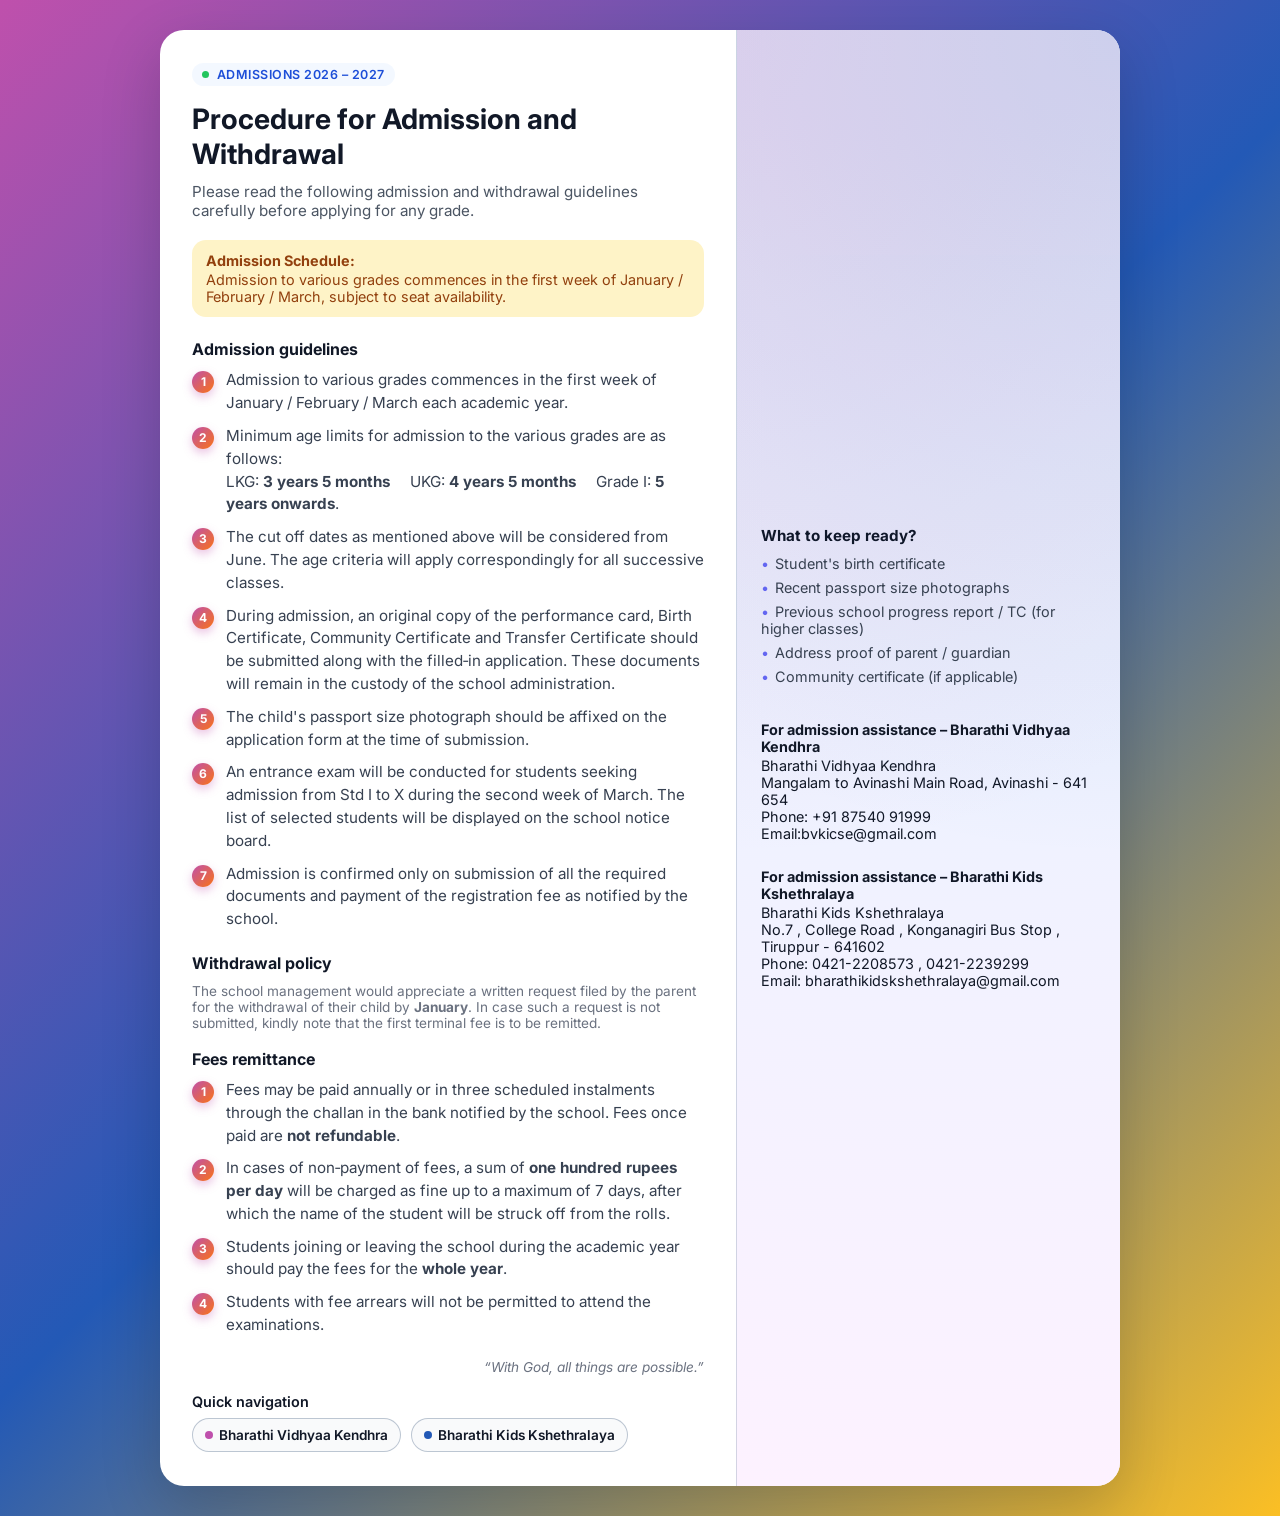
<file: admission-procedure.html>
<!DOCTYPE html>
<html lang="en">
<head>
  <meta charset="UTF-8">
  <meta name="viewport" content="width=device-width, initial-scale=1.0">
  <title>Admission Procedure</title>
  <link href="https://fonts.googleapis.com/css2?family=Inter:wght@400;600;700&display=swap" rel="stylesheet">
  <style>
    * {
      box-sizing: border-box;
      margin: 0;
      padding: 0;
    }

    body {
      font-family: 'Inter', system-ui, -apple-system, BlinkMacSystemFont, sans-serif;
      background: linear-gradient(135deg, #bf50ac 0%, #2359b6 50%, #fbbf24 100%);
      min-height: 100vh;
      display: flex;
      align-items: center;
      justify-content: center;
      padding: 30px 16px;
      color: #111827;
    }

    .page-wrapper {
      max-width: 960px;
      width: 100%;
      background: #ffffff;
      border-radius: 24px;
      box-shadow: 0 20px 60px rgba(0, 0, 0, 0.18);
      overflow: hidden;
      display: grid;
      grid-template-columns: minmax(0, 3fr) minmax(0, 2fr);
    }

    .page-main {
      padding: 32px 32px 28px;
    }

    .badge {
      display: inline-flex;
      align-items: center;
      gap: 8px;
      padding: 4px 10px;
      border-radius: 999px;
      background: rgba(59,130,246,0.06);
      color: #1d4ed8;
      font-size: 0.78rem;
      font-weight: 600;
      letter-spacing: 0.04em;
      text-transform: uppercase;
      margin-bottom: 16px;
    }

    .badge-dot {
      width: 7px;
      height: 7px;
      border-radius: 999px;
      background: #22c55e;
    }

    h1 {
      font-size: clamp(1.7rem, 2.2vw, 2.2rem);
      line-height: 1.25;
      color: #111827;
      margin-bottom: 10px;
    }

    .subtitle {
      font-size: 0.95rem;
      color: #4b5563;
      margin-bottom: 20px;
    }

    .highlight-box {
      background: #fef3c7;
      border-radius: 14px;
      padding: 12px 14px;
      font-size: 0.9rem;
      color: #92400e;
      display: flex;
      align-items: flex-start;
      gap: 10px;
      margin-bottom: 22px;
    }

    .highlight-box strong {
      display: block;
      font-weight: 700;
      margin-bottom: 2px;
    }

    .steps-title {
      font-size: 1rem;
      font-weight: 700;
      color: #111827;
      margin-bottom: 10px;
    }

    .steps-list {
      list-style: none;
      counter-reset: step;
      display: grid;
      gap: 10px;
      margin-bottom: 22px;
    }

    .steps-list li {
      position: relative;
      padding-left: 34px;
      font-size: 0.95rem;
      color: #374151;
      line-height: 1.5;
    }

    .steps-list li::before {
      counter-increment: step;
      content: counter(step);
      position: absolute;
      left: 0;
      top: 2px;
      width: 22px;
      height: 22px;
      border-radius: 999px;
      background: linear-gradient(135deg, #bf50ac, #f97316);
      color: #ffffff;
      font-size: 0.75rem;
      font-weight: 700;
      display: flex;
      align-items: center;
      justify-content: center;
      box-shadow: 0 4px 10px rgba(191,80,172,0.35);
    }

    .note {
      font-size: 0.85rem;
      color: #6b7280;
      margin-bottom: 18px;
    }

    .schools-links-title {
      font-size: 0.9rem;
      font-weight: 600;
      color: #111827;
      margin-bottom: 8px;
    }

    .schools-links {
      display: flex;
      flex-wrap: wrap;
      gap: 10px;
      margin-bottom: 6px;
    }

    .school-link {
      display: inline-flex;
      align-items: center;
      gap: 6px;
      padding: 8px 12px;
      border-radius: 999px;
      font-size: 0.85rem;
      font-weight: 600;
      text-decoration: none;
      border: 1px solid rgba(148,163,184,0.6);
      color: #111827;
      background: #f9fafb;
      transition: transform 0.15s ease, box-shadow 0.15s ease, border-color 0.15s ease;
    }

    .school-link span.dot {
      width: 8px;
      height: 8px;
      border-radius: 999px;
      display: inline-block;
    }

    .school-link.school1 span.dot {
      background: #bf50ac;
    }

    .school-link.school2 span.dot {
      background: #2359b6;
    }

    .school-link:hover {
      transform: translateY(-1px);
      box-shadow: 0 8px 18px rgba(15, 23, 42, 0.15);
      border-color: rgba(59,130,246,0.7);
    }

    .page-aside {
      padding: 28px 24px;
      background: radial-gradient(circle at top, #eff6ff, #eef2ff 50%, #fdf2ff 100%);
      border-left: 1px solid rgba(148,163,184,0.4);
      display: flex;
      flex-direction: column;
      gap: 18px;
      justify-content: center;
      position: relative;
      overflow: hidden;
    }

    .page-aside::before {
      content: '';
      position: absolute;
      inset: 0;
      background:
        radial-gradient(circle at 0% 0%, rgba(191,80,172,0.18), transparent 55%),
        radial-gradient(circle at 100% 0%, rgba(35,89,182,0.18), transparent 55%);
      opacity: 0.9;
      pointer-events: none;
    }

    .aside-inner {
      position: relative;
      z-index: 1;
    }

    .aside-title {
      font-size: 0.95rem;
      font-weight: 700;
      color: #0f172a;
      margin-bottom: 10px;
    }

    .aside-list {
      list-style: none;
      font-size: 0.9rem;
      color: #374151;
      display: grid;
      gap: 7px;
      margin-bottom: 10px;
    }

    .aside-list li::before {
      content: '•';
      color: #6366f1;
      margin-right: 6px;
    }

    .contact-box {
      margin-top: 6px;
      font-size: 0.9rem;
      color: #111827;
    }

    .contact-box strong {
      display: block;
      margin-bottom: 2px;
    }

    .contact-box a {
      color: #1d4ed8;
      text-decoration: none;
    }

    .contact-box a:hover {
      text-decoration: underline;
    }

    @media (max-width: 840px) {
      .page-wrapper {
        grid-template-columns: minmax(0, 1fr);
      }

      .page-aside {
        border-left: none;
        border-top: 1px solid rgba(148,163,184,0.4);
      }
    }

    @media (max-width: 520px) {
      .page-main {
        padding: 22px 18px 18px;
      }

      .page-aside {
        padding: 20px 18px;
      }
    }
  </style>
</head>
<body>
  <div class="page-wrapper">
    <main class="page-main">
      <div class="badge">
        <span class="badge-dot"></span>
        Admissions 2026 – 2027
      </div>

      <h1>Procedure for Admission and Withdrawal</h1>
      <p class="subtitle">
        Please read the following admission and withdrawal guidelines carefully before applying for any grade.
      </p>

      <div class="highlight-box">
        <div>
          <strong>Admission Schedule:</strong>
          Admission to various grades commences in the first week of January / February / March, subject to seat availability.
        </div>
      </div>

      <p class="steps-title">Admission guidelines</p>
      <ul class="steps-list">
        <li>
          Admission to various grades commences in the first week of January / February / March each academic year.
        </li>
        <li>
          Minimum age limits for admission to the various grades are as follows:<br>
          LKG: <strong>3 years 5 months</strong> &nbsp;&nbsp;&nbsp; UKG: <strong>4 years 5 months</strong> &nbsp;&nbsp;&nbsp; Grade I: <strong>5 years onwards</strong>.
        </li>
        <li>
          The cut off dates as mentioned above will be considered from June. The age criteria will apply correspondingly for all successive classes.
        </li>
        <li>
          During admission, an original copy of the performance card, Birth Certificate, Community Certificate and Transfer Certificate should be submitted along with the filled‑in application. These documents will remain in the custody of the school administration.
        </li>
        <li>
          The child&apos;s passport size photograph should be affixed on the application form at the time of submission.
        </li>
        <li>
          An entrance exam will be conducted for students seeking admission from Std I to X during the second week of March. The list of selected students will be displayed on the school notice board.
        </li>
        <li>
          Admission is confirmed only on submission of all the required documents and payment of the registration fee as notified by the school.
        </li>
      </ul>

      <p class="steps-title">Withdrawal policy</p>
      <p class="note">
        The school management would appreciate a written request filed by the parent for the withdrawal of their child by <strong>January</strong>. In case such a request is not submitted, kindly note that the first terminal fee is to be remitted.
      </p>

      <p class="steps-title">Fees remittance</p>
      <ul class="steps-list">
        <li>
          Fees may be paid annually or in three scheduled instalments through the challan in the bank notified by the school. Fees once paid are <strong>not refundable</strong>.
        </li>
        <li>
          In cases of non‑payment of fees, a sum of <strong>one hundred rupees per day</strong> will be charged as fine up to a maximum of 7 days, after which the name of the student will be struck off from the rolls.
        </li>
        <li>
          Students joining or leaving the school during the academic year should pay the fees for the <strong>whole year</strong>.
        </li>
        <li>
          Students with fee arrears will not be permitted to attend the examinations.
        </li>
      </ul>

      <p class="note" style="font-style: italic; text-align: right;">
        “With God, all things are possible.”
      </p>

      <p class="schools-links-title">Quick navigation</p>
      <div class="schools-links">
        <a href="school1/index.html" class="school-link school1">
          <span class="dot"></span>
          <span>Bharathi Vidhyaa Kendhra</span>
        </a>
        <a href="school2/index.html" class="school-link school2">
          <span class="dot"></span>
          <span>Bharathi Kids Kshethralaya</span>
        </a>
      </div>
    </main>

    <aside class="page-aside">
      <div class="aside-inner">
        <p class="aside-title">What to keep ready?</p>
        <ul class="aside-list">
          <li>Student&apos;s birth certificate</li>
          <li>Recent passport size photographs</li>
          <li>Previous school progress report / TC (for higher classes)</li>
          <li>Address proof of parent / guardian</li>
          <li>Community certificate (if applicable)</li>
        </ul>
<br>
        <div class="contact-box">
          <strong>For admission assistance – Bharathi Vidhyaa Kendhra</strong>
          <span>Bharathi Vidhyaa Kendhra</span><br>
          <span>Mangalam to Avinashi Main Road, Avinashi - 641 654</span><br>
          <span>Phone: +91 87540 91999</span><br>
          <span>Email:bvkicse@gmail.com</span>
        </div>
        <br>
        <div class="contact-box">
          <strong>For admission assistance – Bharathi Kids Kshethralaya</strong>
          <span>Bharathi Kids Kshethralaya</span><br>
          <span>No.7 , College Road , Konganagiri Bus Stop , Tiruppur - 641602</span><br>
          <span>Phone: 0421-2208573 , 0421-2239299</span><br>
          <span>Email: bharathikidskshethralaya@gmail.com</span>
        </div>
      </div>
    </aside>
  </div>
</body>
</html>
</file>
